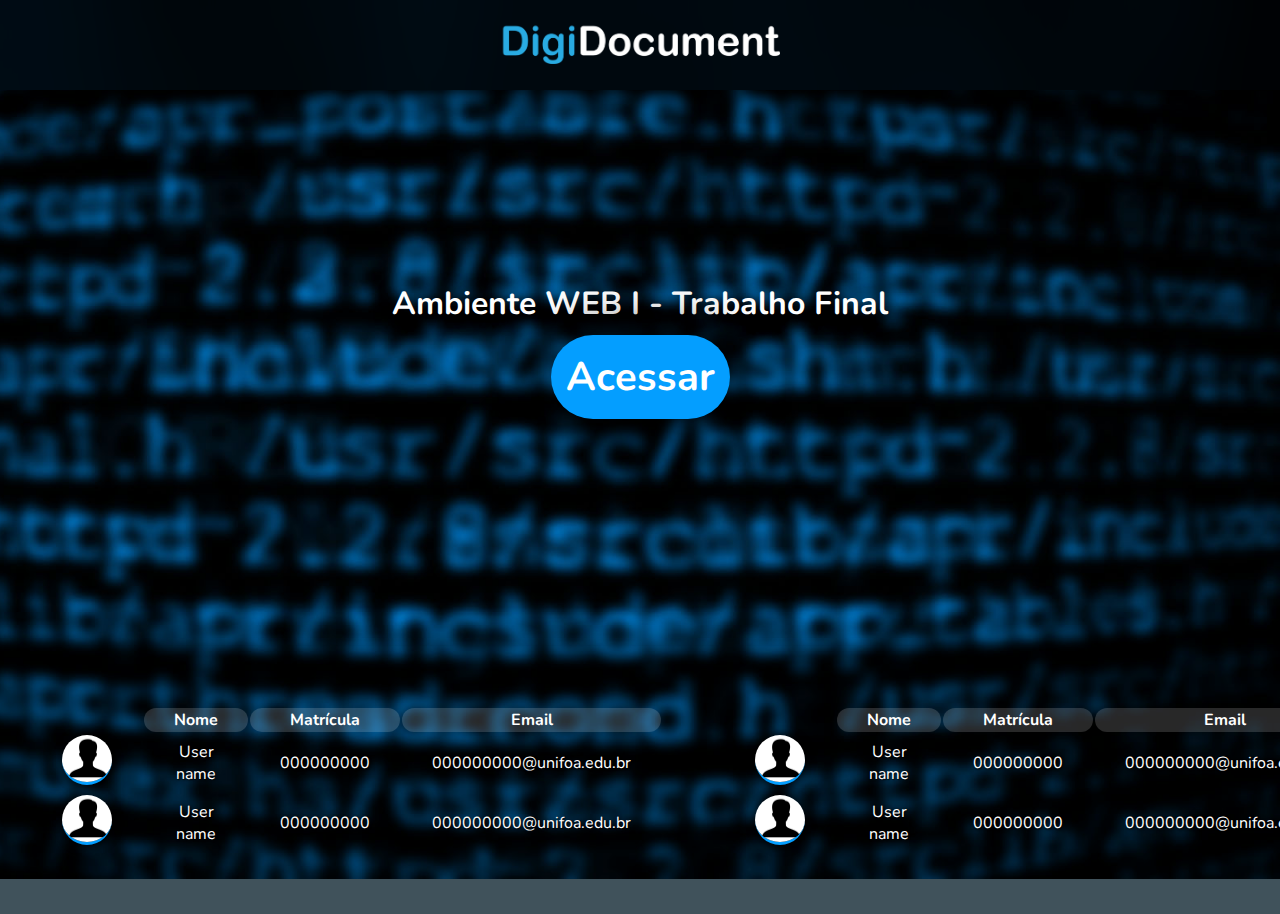
<file: index.html>
<!DOCTYPE html>
<html lang="pt-br">
<head>
    <meta charset="UTF-8">
    <meta http-equiv="X-UA-Compatible" content="IE=edge">
    <meta name="viewport" content="width=device-width, initial-scale=1.0">
    <link href="css/style.css" type="text/css" rel="stylesheet">
    <link href="https://fonts.googleapis.com/css2?family=Nunito:wght@300&display=swap" rel="stylesheet">
    <link rel="icon" href="IMG/icons/logo3.png">

    <title>DigiDocuments</title>

</head>
<body>
    
    <div class="container-1">

        
        
        <header>
            <div class="menu">
                
                    <img src="IMG/LOGOTXT.png">
                
                <!--<div class="content-menu">
                    <a href="Page1.html" id="home" class="option">Home</a>
                    <a href="Document.html" class="option" id="select">Digitalização de Documentos</a>
                    <a href="AEletronica.html" class="option">Assinatura Eletrônica</a>
                    <a href="#" class="option">Certificação</a>
                    </div>-->
            </div>
        </header>
    
        <section>
            
            <div class="centro">
                <div class="conteudo">
                    <h1>Ambiente WEB I - Trabalho Final</h1>
                    
                    <a href="DigiDocumento.html" class="acessar">
                        <div class="botao">
                            <p><strong>Acessar</strong></p>
                        </div><!--botao-->
                    </a>


                </div><!--conteudo--->
            </div><!--centro-->

        </section>

        <footer>

            <div class="copyright">
                <table>
                    <tr>
                        <th id="foto">Foto</th>
                        <th>Nome</th>
                        <th>Matrícula</th>
                        <th>Email</th>
                    </tr>

                    <tr>
                        <td>
                            <img class="perfil" src="IMG/icons/user.png" width="50px" height="50px"/>
                        </td>
                        <td>User name</td>
                        <td>000000000</td>
                        <td>000000000@unifoa.edu.br</td>
                    </tr>

                    <tr>
                        <td>
                            <img class="perfil" src="IMG/icons/user.png" width="50px" height="50px"/>
                        </td>
                        <td>User name</td>
                        <td>000000000</td>
                        <td>000000000@unifoa.edu.br</td>
                    </tr>
                </table>
            </div>

            <div class="copyright">
                <table>
                    <tr>
                        <th id="foto">Foto</th>
                        <th>Nome</th>
                        <th>Matrícula</th>
                        <th>Email</th>
                    </tr>

                    <tr>
                        <td>
                            <img class="perfil" src="IMG/icons/user.png" width="50px" height="50px"/>
                        </td>
                        <td>User name</td>
                        <td>000000000</td>
                        <td>000000000@unifoa.edu.br</td>
                    </tr>

                    <tr>
                        <td>
                            <img class="perfil" src="IMG/icons/user.png" width="50px" height="50px"/>
                        </td>
                        <td>User name</td>
                        <td>000000000</td>
                        <td>000000000@unifoa.edu.br</td>
                    </tr>
                </table>
            </div>

        </footer>

        

        
    
    </div>
</body>
</html>
</file>
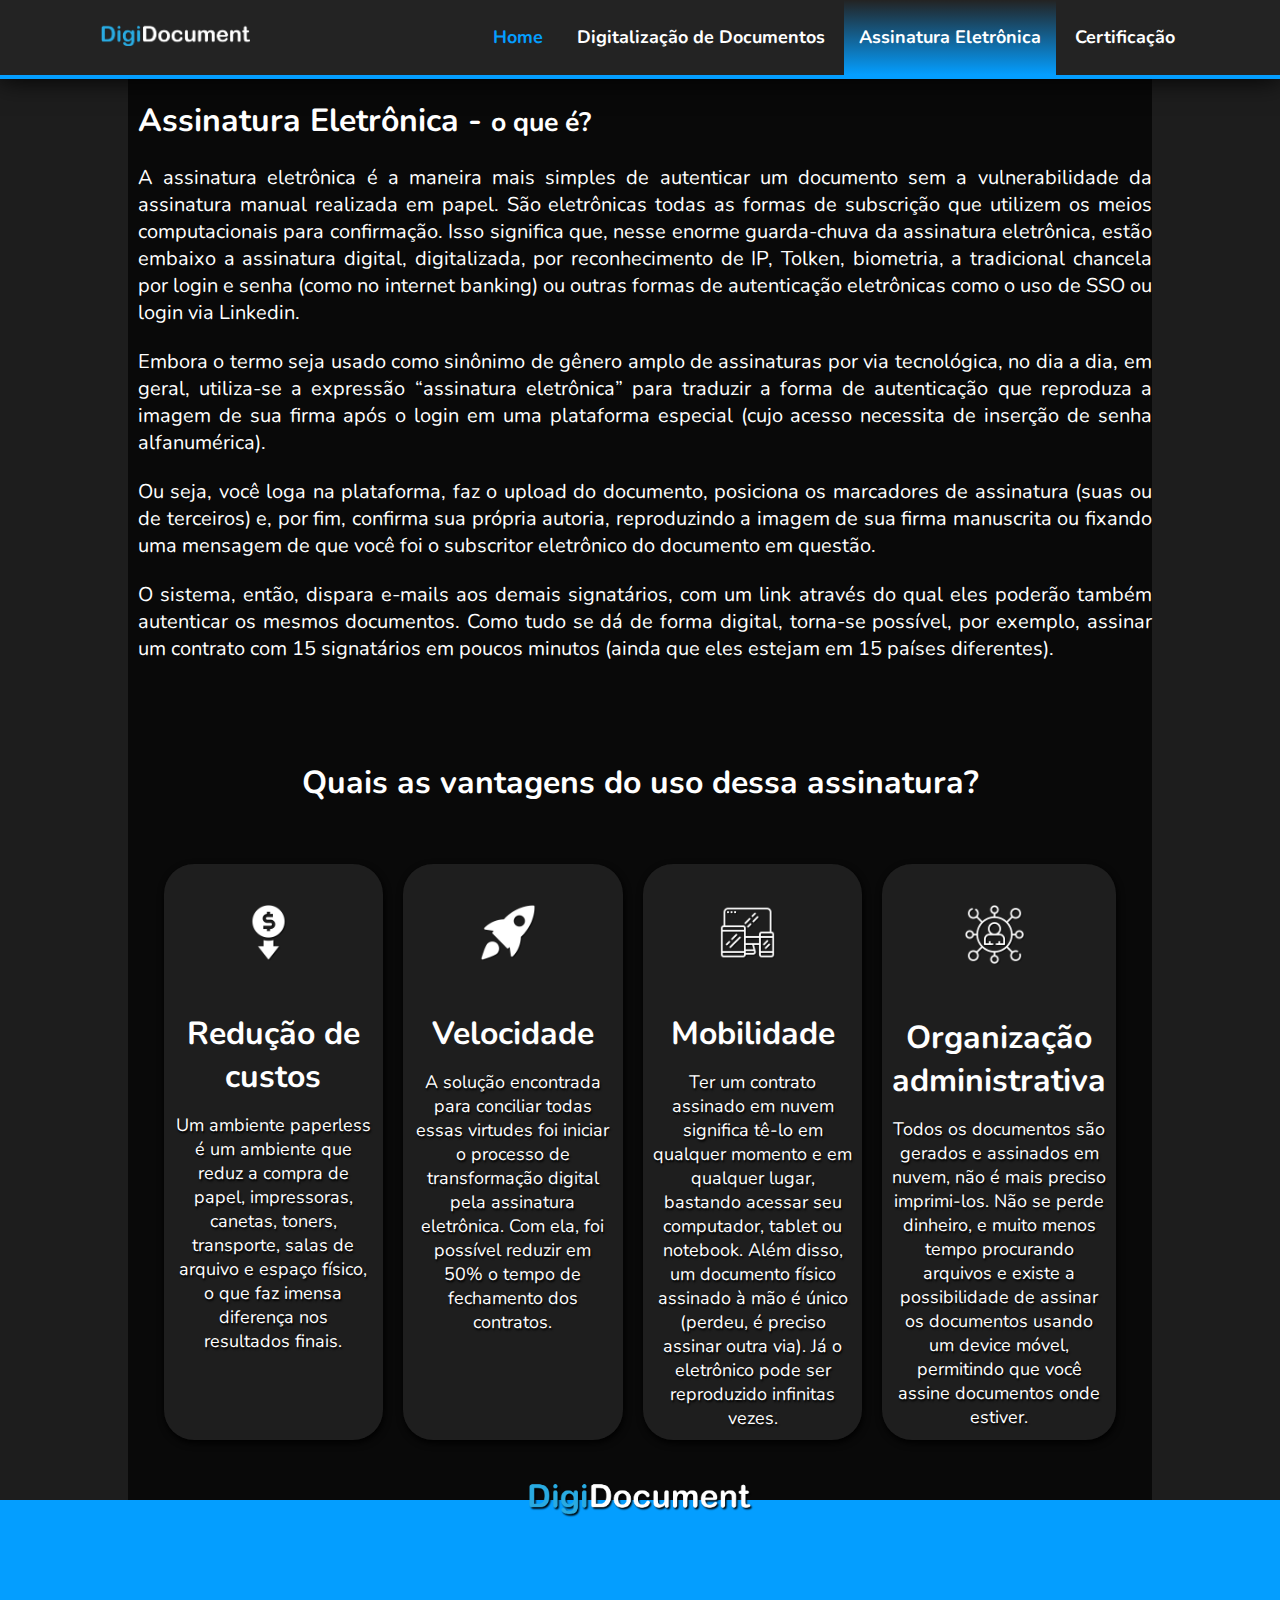
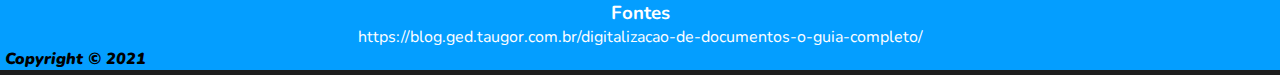
<file: Assinatura.html>
<!DOCTYPE html>
<html lang="pt-br">
<head>
    <meta charset="UTF-8">
    <meta http-equiv="X-UA-Compatible" content="IE=edge">
    <meta name="viewport" content="width=device-width, initial-scale=1">
    <link href="css/styleassinatura.css" type="text/css" rel="stylesheet">
    <link href="https://fonts.googleapis.com/css2?family=Nunito:wght@300&display=swap" rel="stylesheet">
    <link rel="icon" href="IMG/icons/logo3.png">

    <title>DigiDocuments</title>

</head>
<body>
    <header>
        <div class="menu">

            <img src="IMG/LOGOTXT.png">

            <div class="content-menu">
                <a href="index.html" id="home" class="option">Home</a>
                <a href="DigiDocumento.html" class="option">Digitalização de Documentos</a>
                <a href="Assinatura.html" class="option" id="select">Assinatura Eletrônica</a>
                <a href="Certificacao.html" class="option">Certificação</a>
            </div>
        </div>
    </header>
    <div class="container-1">

        

        <div class="section">
            <div class="texto">
                <h1>Assinatura Eletrônica - <small>o que é?</small></h1><br>

                <p>A assinatura eletrônica é a maneira mais simples de autenticar um documento sem a vulnerabilidade da assinatura manual realizada em papel. São eletrônicas todas as formas de subscrição que utilizem os meios computacionais para confirmação.

                    Isso significa que, nesse enorme guarda-chuva da assinatura eletrônica, estão embaixo a assinatura digital, digitalizada, por reconhecimento de IP, Tolken, biometria, a tradicional chancela por login e senha (como no internet banking) ou outras formas de autenticação eletrônicas como o uso de SSO ou login via Linkedin.</p>
                <br>
    
                <p>Embora o termo seja usado como sinônimo de gênero amplo de assinaturas por via tecnológica, no dia a dia, em geral, utiliza-se a expressão “assinatura eletrônica” para traduzir a forma de autenticação que reproduza a imagem de sua firma após o login em uma plataforma especial (cujo acesso necessita de inserção de senha alfanumérica).</p>
                <br>
    
                <p>Ou seja, você loga na plataforma, faz o upload do documento, posiciona os marcadores de assinatura (suas ou de terceiros) e, por fim, confirma sua própria autoria, reproduzindo a imagem de sua firma manuscrita ou fixando uma mensagem de que você foi o subscritor eletrônico do documento em questão.</p>
                <br>

                <p>O sistema, então, dispara e-mails aos demais signatários, com um link através do qual eles poderão também autenticar os mesmos documentos. Como tudo se dá de forma digital, torna-se possível, por exemplo, assinar um contrato com 15 signatários em poucos minutos (ainda que eles estejam em 15 países diferentes).</p>
                <br>
            </div>

            <div class="image-texto">
                <img src="IMG/bannerAss.png">
            </div>

        </div>

        <div class="section-title">
            
            <div class="title">
                <h1>Quais as vantagens do uso dessa assinatura?</h1>
        </div>

        <div class="section-2">

            <div class="blocos">
                
                <div class="box">
                    <div class="image-box">
                        <img src="IMG/icons/custo.png">
                    </div>

                    <div class="text-box">
                        <h1>Redução de custos</h1>

                        <p>Um ambiente paperless é um ambiente que reduz a compra de papel, impressoras, canetas, toners, transporte, salas de arquivo e espaço físico, o que faz imensa diferença nos resultados finais.</p>
                    </div>
                </div>

                <div class="box">
                    <div class="image-box">
                        <img src="IMG/icons/rocket.png">
                    </div>

                    <div class="text-box">
                        <h1>Velocidade</h1>

                        <p>A solução encontrada para conciliar todas essas virtudes foi iniciar o processo de transformação digital pela assinatura eletrônica. Com ela, foi possível reduzir em 50% o tempo de fechamento dos contratos.</p>
                    </div>
                </div>

                <div class="box">
                    <div class="image-box">
                        <img src="IMG/icons/mobilidade.png">
                    </div>

                    <div class="text-box">
                        <h1>Mobilidade</h1>

                        <p>Ter um contrato assinado em nuvem significa tê-lo em qualquer momento e em qualquer lugar, bastando acessar seu computador, tablet ou notebook. Além disso, um documento físico assinado à mão é único (perdeu, é preciso assinar outra via). Já o eletrônico pode ser reproduzido infinitas vezes.</p>
                    </div>
                </div>

                <div class="box">
                    <div class="image-box">
                        <img src="IMG/icons/organizacao.png">
                    </div>

                    <div class="text-box">
                        <h1>Organização administrativa</h1>

                        <p>Todos os documentos são gerados e assinados em nuvem, não é mais preciso imprimi-los. Não se perde dinheiro, e muito menos tempo procurando arquivos e existe a possibilidade de assinar os documentos usando um device móvel, permitindo que você assine documentos onde estiver.</p>
                    </div>
                </div>

            </div>

        </div>

        
        </div>
    </div>
    <footer>
        <div class="footer">
            <img src="IMG/LOGOFC².png">
        </div>

        <div class="fonte" style="text-align: center;">
            <h3>Fontes</h3>
            <p>https://blog.ged.taugor.com.br/digitalizacao-de-documentos-o-guia-completo/</p>
        </div>

        <div class="copyright">
            <span>Copyright © 2021</span>
        </div>
    </footer>
</body>
</html>
</file>
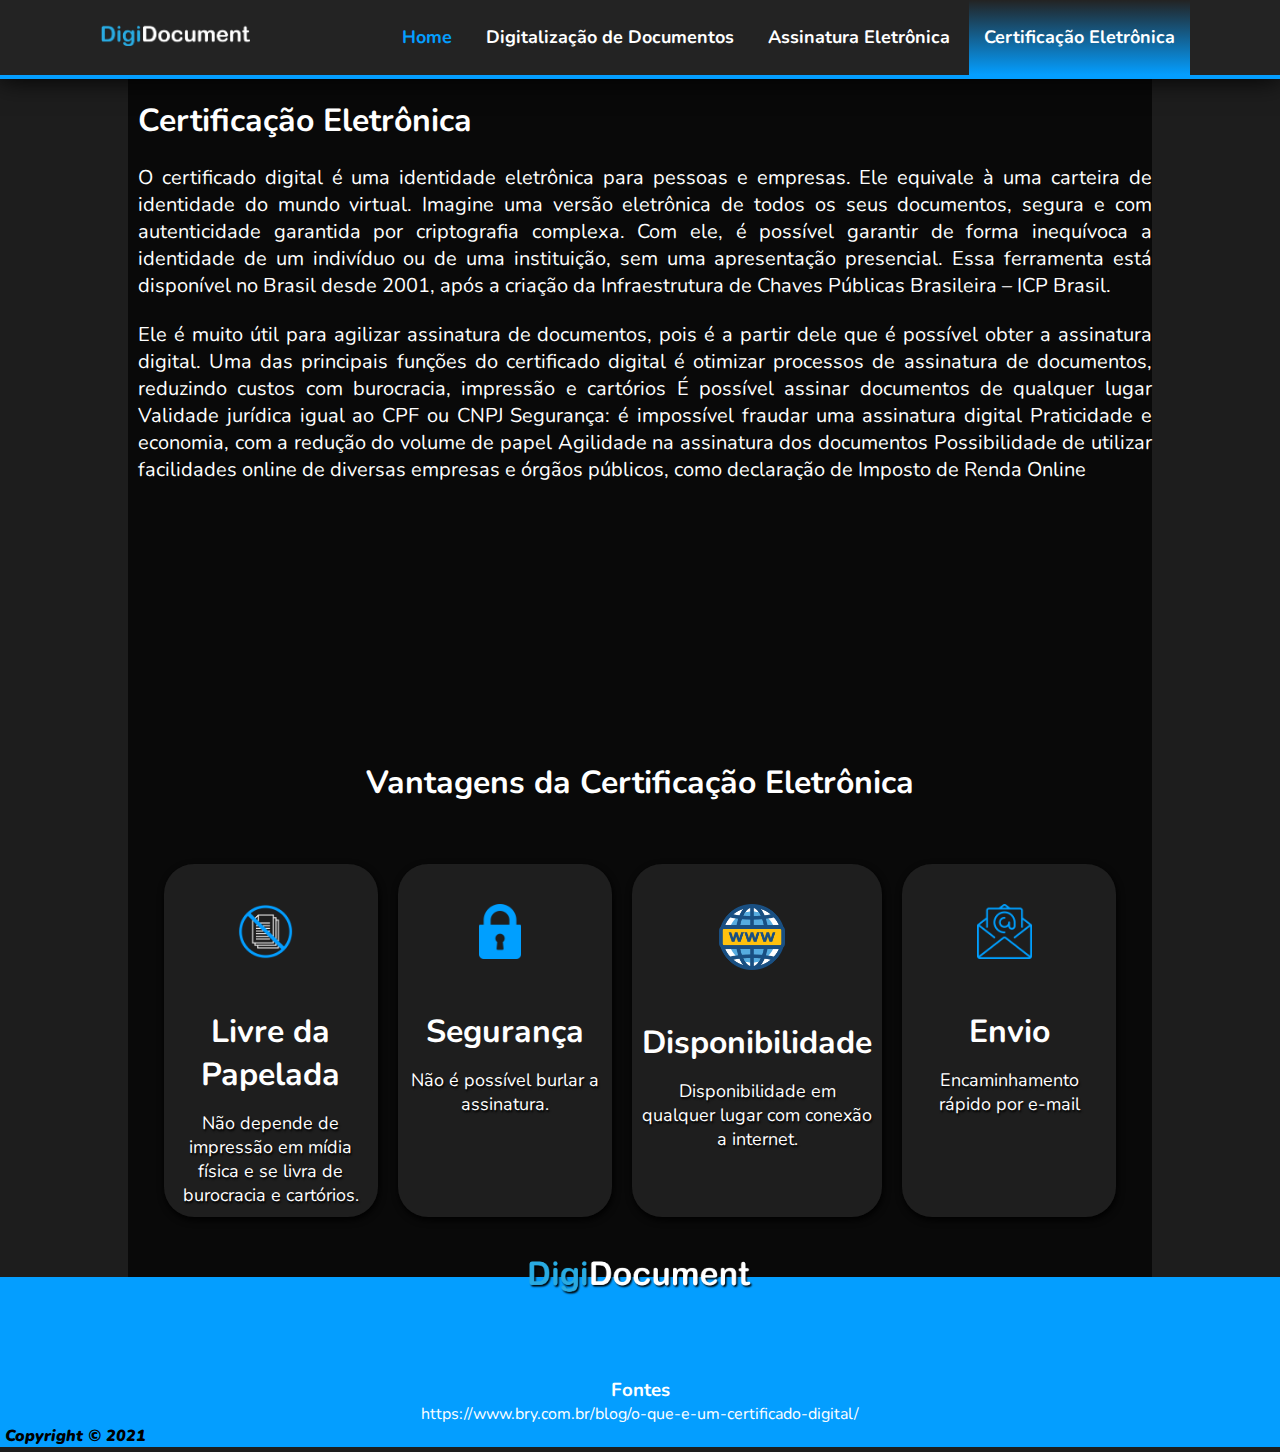
<file: Certificacao.html>
<!DOCTYPE html>
<html lang="pt-br">
<head>
    <meta charset="UTF-8">
    <meta http-equiv="X-UA-Compatible" content="IE=edge">
    <meta name="viewport" content="width=device-width, initial-scale=1">
    <link href="css/stylecertificacoa.css" type="text/css" rel="stylesheet">
    <link href="https://fonts.googleapis.com/css2?family=Nunito:wght@300&display=swap" rel="stylesheet">
    <link rel="icon" href="IMG/icons/logo3.png">

    <title>DigiDocuments</title>

</head>
<body>
    <header>
        <div class="menu">

            <img src="IMG/LOGOTXT.png">

            <div class="content-menu">
                <a href="index.html" id="home" class="option">Home</a>
                <a href="DigiDocumento.html" class="option">Digitalização de Documentos</a>
                <a href="Assinatura.html" class="option">Assinatura Eletrônica</a>
                <a href="Certificacao.html" class="option" id="select">Certificação Eletrônica</a>
            </div>
        </div>
    </header>
    <div class="container-1">

        

        <div class="section">
            <div class="texto">
                <h1>Certificação Eletrônica</h1><br>

                <p>O certificado digital é uma identidade eletrônica para pessoas e empresas. Ele equivale à uma carteira de identidade do mundo virtual. Imagine uma versão eletrônica de todos os seus documentos, segura e com autenticidade garantida por criptografia complexa. Com ele, é possível garantir de forma inequívoca a identidade de um indivíduo ou de uma instituição, sem uma apresentação presencial. Essa ferramenta está disponível no Brasil desde 2001, após a criação da Infraestrutura de Chaves Públicas Brasileira – ICP Brasil.</p>
                <br>

                <p>Ele é muito útil para agilizar assinatura de documentos, pois é a partir dele que é possível obter a assinatura digital.
                    Uma das principais funções do certificado digital  é otimizar processos de assinatura de documentos, reduzindo custos com burocracia, impressão e cartórios
                    É possível assinar documentos de qualquer lugar
                    Validade jurídica igual ao CPF ou CNPJ
                    Segurança: é impossível fraudar uma assinatura digital
                    Praticidade e economia, com a redução do volume de papel
                    Agilidade na assinatura dos documentos
                    Possibilidade de utilizar facilidades online de diversas empresas e órgãos públicos, como declaração de Imposto de Renda Online</p>
            </div>

            <div class="image-texto">
                <img src="IMG/bannerCert.png">
            </div>

        </div>

        <div class="section-title">
            
            <div class="title">
                <h1>Vantagens da Certificação Eletrônica</h1>
        </div>

        <div class="section-2">

            <div class="blocos">
                
                <div class="box">
                    <div class="image-box">
                        <img src="IMG/icons/documents.png">
                    </div>

                    <div class="text-box">
                        <h1>Livre da Papelada</h1>

                        <p>Não depende de impressão em mídia física e se livra de burocracia e cartórios.</p>
                    </div>
                </div>

                <div class="box">
                    <div class="image-box">
                        <img src="IMG/icons/lock.png">
                    </div>

                    <div class="text-box">
                        <h1>Segurança</h1>

                        <p>Não é possível burlar a assinatura.</p>
                    </div>
                </div>

                <div class="box">
                    <div class="image-box">
                        <img src="IMG/icons/internet2.png">
                    </div>

                    <div class="text-box">
                        <h1>Disponibilidade</h1>

                        <p>Disponibilidade em qualquer lugar com conexão a internet.</p>
                    </div>
                </div>

                <div class="box">
                    <div class="image-box">
                        <img src="IMG/icons/email.png">
                    </div>

                    <div class="text-box">
                        <h1>Envio</h1>

                        <p>Encaminhamento rápido por e-mail</p>
                    </div>
                </div>

            </div>

        </div>

        
        </div>
    </div>
    <footer>
        <div class="footer">
            <img src="IMG/LOGOFC².png">

            
        </div>

        <div class="fonte" style="text-align: center;">
            <h3>Fontes</h3>
            <p>https://www.bry.com.br/blog/o-que-e-um-certificado-digital/</p>
        </div>

        <div class="copyright">
            <span>Copyright © 2021</span>
        </div>
    </footer>
</body>
</html>
</file>
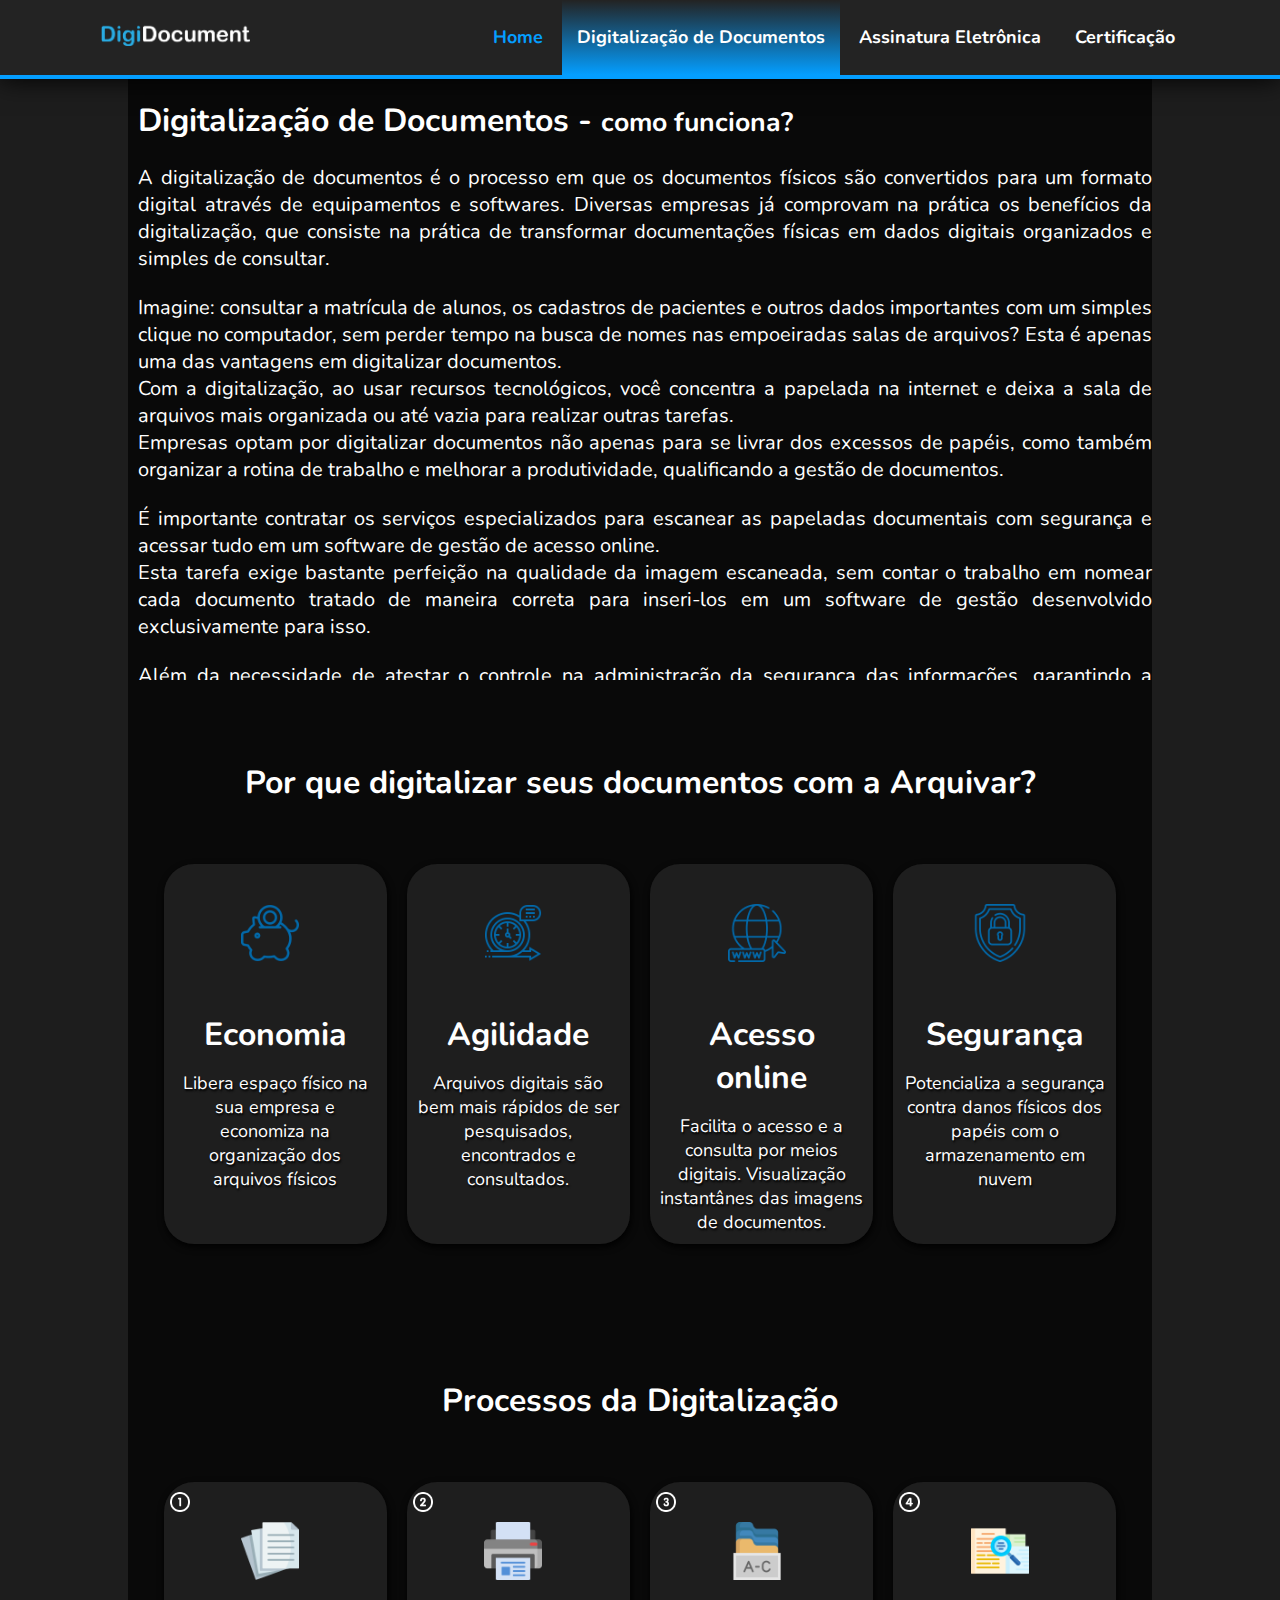
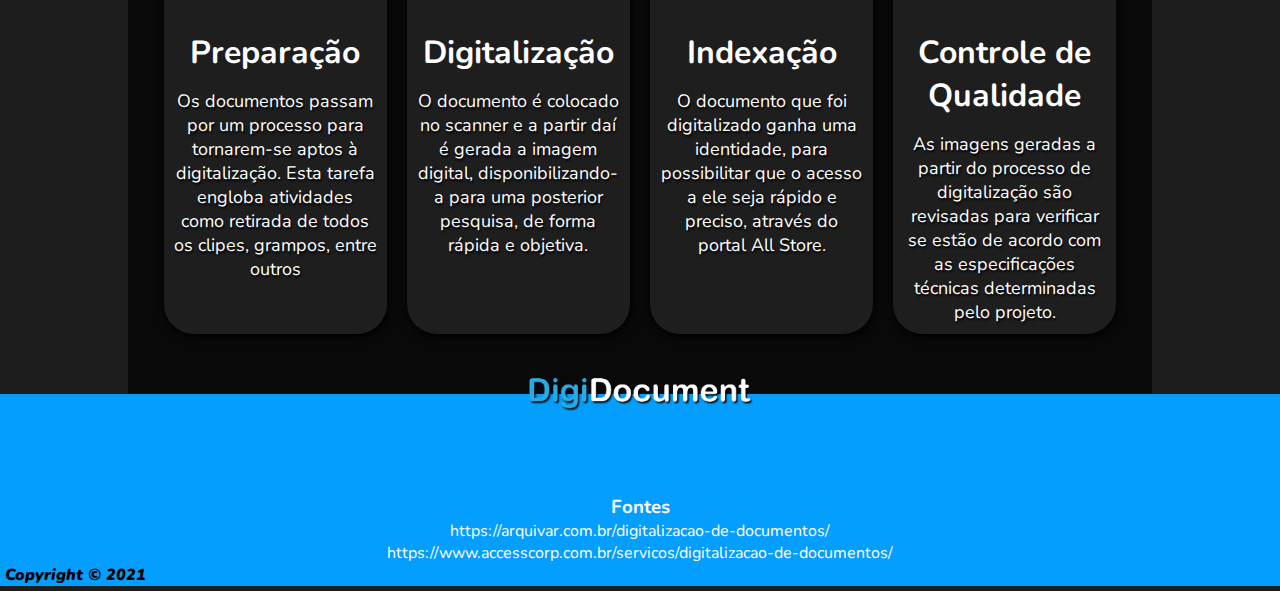
<file: DigiDocumento.html>
<!DOCTYPE html>
<html lang="pt-br">
<head>
    <meta charset="UTF-8">
    <meta http-equiv="X-UA-Compatible" content="IE=edge">
    <meta name="viewport" content="width=device-width, initial-scale=1.0, maximum-scale=1.0" >
    <link href="css/styleDigidocumento.css" type="text/css" rel="stylesheet">
    <link href="https://fonts.googleapis.com/css2?family=Nunito:wght@300&display=swap" rel="stylesheet">
    <link rel="icon" href="IMG/icons/logo3.png">

    <title>DigiDocument's</title>

</head>
<body>

    <header>
       <div class="menu">          
                <img src="IMG/LOGOTXT.png">  
            <div class="content-menu">
                <a href="index.html" id="home" class="option">Home</a>
                <a href="DigiDocumento.html" class="option" id="select">Digitalização de Documentos</a>
                <a href="Assinatura.html" class="option">Assinatura Eletrônica</a>
                <a href="Certificacao.html" class="option">Certificação</a>
            </div><!--content-menu-->
        </div><!--menu-->
    </header>


    <div class="container-1">
        
        <div class="section">
                <div class="texto">
                    <h1>Digitalização de Documentos - <small>como funciona?</small></h1>
                    <br>

                    <p>A digitalização de documentos é o processo em que os documentos físicos são convertidos para um formato digital através de equipamentos e softwares.

                    Diversas empresas já comprovam na prática os benefícios da digitalização, que consiste na prática de transformar documentações físicas em dados digitais organizados e simples de consultar.</p>
                    <br>
        
                    <p>Imagine: consultar a matrícula de alunos, os cadastros de pacientes e outros dados importantes com um simples clique no computador, sem perder tempo na busca de nomes nas empoeiradas salas de arquivos? Esta é apenas uma das vantagens em digitalizar documentos.</p>
        
                    <p>Com a digitalização, ao usar recursos tecnológicos, você concentra a papelada na internet e deixa a sala de arquivos mais organizada ou até vazia para realizar outras tarefas.</p>

                    <p>Empresas optam por digitalizar documentos não apenas para se livrar dos excessos de papéis, como também organizar a rotina de trabalho e melhorar a produtividade, qualificando a gestão de documentos.</p>
                    <br>

                    <p>É importante contratar os serviços especializados para escanear as papeladas documentais com segurança e acessar tudo em um software de gestão de acesso online.</p>
                    

                    <p>Esta tarefa exige bastante perfeição na qualidade da imagem escaneada, sem contar o trabalho em nomear cada documento tratado de maneira correta para inseri-los em um software de gestão desenvolvido exclusivamente para isso.</p>
                    <br/>

                    <p>Além da necessidade de atestar o controle na administração da segurança das informações, garantindo a confidencialidade dos dados. Fora o investimento em segurança para as informações não surgirem nas mãos de pessoas desautorizadas.

                    Digitalizar documentos parece algo complicado, não é mesmo? Por este motivo contratar especialistas em gestão de documentos é a maneira mais segura de fazer esta gestão.</p>
                    <br/>
                    <br/>

                    <h3>Utilizamos no processo de digitalização várias tecnologias:</h3>
                
                    <ul>
                        <li>Uso de assinatura digital pardão ICP-Brasil;</li>
                        <li>Reconhecimento de caracteres a partir de um arquivo de imagem;</li>
                        <li>Reconhecimento de caracteres manuscritos;</li>
                        <li>Reconhecimento de marcas;</li>
                        <li>Converção de informações contidas em um código de barras;</li>
                        <li>Entrada Manual de dados.</li>
                    </ul>
                </div><!--texto-->

                <div class="image-texto">
                    <img src="IMG/bannerDocument.png">
                </div><!--imagetexto-->

        </div><!--section-->




        <div class="section-title">
            
                <div class="title">
                    <h1>Por que digitalizar seus documentos com a Arquivar?</h1>
                </div><!--title-->
           
        </div><!--section-title-->


        
        <div class="section-2">

            <div class="blocos">
                
                <div class="box">
                    <div class="image-box">
                        <img src="IMG/icons/economy.png">
                    </div><!--iamgebox-->

                    <div class="text-box">
                        <h1>Economia</h1>

                        <p>Libera espaço físico na sua empresa e economiza na organização dos arquivos físicos</p>
                    </div><!--textbox-->

                </div><!--box-->

                <div class="box">
                    <div class="image-box">
                        <img src="IMG/icons/agile.png">
                    </div><!--imagebox-->

                    <div class="text-box">
                        <h1>Agilidade</h1>

                        <p>Arquivos digitais são bem mais rápidos de ser pesquisados, encontrados e consultados.</p>
                    </div><!--textbox-->

                </div><!--box-->

                <div class="box">
                    <div class="image-box">
                        <img src="IMG/icons/internet.png">
                    </div><!--imagebox-->

                    <div class="text-box">
                        <h1>Acesso online</h1>

                        <p>Facilita o acesso e a consulta por meios digitais. Visualização instantânes das imagens de documentos.</p>
                    </div><!--textbox-->

                </div><!--box-->

                <div class="box">
                    <div class="image-box">
                        <img src="IMG/icons/security.png">
                    </div><!--box-->

                    <div class="text-box">
                        <h1>Segurança</h1>

                        <p>Potencializa a segurança contra danos físicos dos papéis com o armazenamento em nuvem</p>
                    </div><!--text-box-->

                </div><!--box-->

            </div><!--blocos-->

        </div><!--section2-->


        <div class="section-title">
            
            <div class="title">
                <h1>Processos da Digitalização</h1>
            </div><!--title-->
       
        </div><!--section-title-->

        <div class="section-2">

            <div class="blocos">

                
                <div class="box">

                    <div class="icones">
                        <img src="IMG/icons/number1.png">
                    </div><!--icones-->
                    
                    <div class="image-box">
                        <img src="IMG/icons/paper.png">
                    </div><!--imagebox-->

                    <div class="text-box">
                        <h1>Preparação</h1>

                        <p>Os documentos passam por um processo para tornarem-se aptos à digitalização. Esta tarefa engloba atividades como retirada de todos os clipes, grampos, entre outros</p>
                    </div><!--textbox-->

                </div><!--box-->

                <div class="box">

                    <div class="icones">
                        <img src="IMG/icons/number2.png">
                    </div><!--icones-->

                    <div class="image-box">
                        <img src="IMG/icons/printer.png">
                    </div><!--imagebox-->

                    <div class="text-box">
                        <h1>Digitalização</h1>

                        <p>O documento é colocado no scanner e a partir daí é gerada a imagem digital, disponibilizando-a para uma posterior pesquisa, de forma rápida e objetiva.</p>
                    </div><!--textbox-->

                </div><!--box-->

                <div class="box">

                    <div class="icones">
                        <img src="IMG/icons/number3.png">
                    </div><!--icones-->

                    <div class="image-box">
                        <img src="IMG/icons/index.png">
                    </div><!--imagebox-->

                    <div class="text-box">
                        <h1>Indexação</h1>

                        <p>O documento que foi digitalizado ganha uma identidade, para possibilitar que o acesso a ele seja rápido e preciso, através do portal All Store.</p>
                    </div><!--textbox-->
                </div><!--box-->

                <div class="box">

                    <div class="icones">
                        <img src="IMG/icons/number4.png">
                    </div><!--icones-->

                    <div class="image-box">
                        <img src="IMG/icons/audit.png">
                    </div><!--imagebox-->

                    <div class="text-box">
                        <h1>Controle de Qualidade</h1>

                        <p>As imagens geradas a partir do processo de digitalização são revisadas para verificar se estão de acordo com as especificações técnicas determinadas pelo projeto.</p>
                    </div><!--textbox-->
                    
                </div><!--box-->

            </div><!--blocos-->

        </div><!--senction2-->

    </div><!--container-1-->

    <footer>
        <div class="footer">

            <img src="IMG/LOGOFC².png">

        </div>

        <div class="fonte">
            <h3>Fontes</h3>
            <p>https://arquivar.com.br/digitalizacao-de-documentos/ <br>
                https://www.accesscorp.com.br/servicos/digitalizacao-de-documentos/</p>
        </div>

        <div class="copyright">
            <span>Copyright © 2021</span>
        </div>
    </footer>
</body>
</html>
</file>
<file: css/style.css>
*{
    margin: 0;
    padding: 0;
    font-family: 'Nunito', sans-serif;
    color: white;
    box-sizing: border-box;
}

body::-webkit-scrollbar {width: 12px;}
body::-webkit-scrollbar-track {background: rgb(255, 255, 255);}
body::-webkit-scrollbar-thumb {background-color: rgb(100, 100, 100); border-radius: 20px;}

body{
    background-image: url('../IMG/bannerhome.jpg');
    background-repeat: no-repeat;
    background-size: cover ;
    background-position: 100%;
    background-color: rgb(87, 110, 122);
    
}
  

                                               /*  FORMATAÇÃO MENU   */



.container-1{
    
}

.menu img{
    width: 300px;
    text-align: center;
    padding: 10px 10px;
}

.menu{
    padding: 10px;
    background: rgba(0, 0, 0, 0.253);
    backdrop-filter: blur( 50px );
    -webkit-backdrop-filter: blur( 2.5px );

    text-align: center;
    box-shadow: 0px 5px 30px rgba(0, 0, 0, 0.72);
}
.logo{padding: 10px 0px;}


#home{background-color:rgb(28, 119, 223); box-shadow: 1px 2px 5px rgb(0, 0, 0,0.5);}
#home:hover{background-color: white; color: black}

.content-menu{
    display: inline-block;
    float: right;
    margin-right: 5%;
    margin-top: -5px;
}







section{
    display: block;
}

.conteudo{
    width: 70%;
    margin: 15% auto;
    text-align: center;
    font-family: Arial, Helvetica, sans-serif;
    
}

h1{
    text-shadow: 1px 1px 20px black;
}

.acessar{
    display: inline-block;
    transition: all 0.1s;
    background-color: rgb(4,158,255);
    border-radius: 50px;
    padding: 15px;
    margin-top: 10px;
    box-shadow: 1px 1px 50px black;
    text-decoration: none;
}


.acessar:hover{
    transition: all 0.5s;
    transform: scale(1.1,1.1)
}
.botao p{
    font-size: 40px;
}

section{

}


footer{
    background: rgba(0, 0, 0, 0.253);


    position: relative;
    top: 35px;
    box-shadow: 0px 5px 30px rgba(0, 0, 0, 0.74);
    display: flex;
}

.copyright{
    width: 70%;
    margin: 30px auto;
}

.perfil{
    border-radius: 50px;
    width: 50px;
    box-shadow: 1px 1px 10px black ;
    border-bottom: 3px solid rgb(4,158,255);
}

table{
    
    margin: 0 auto;
    padding: 30px
}

td{
    padding: 5px;
    text-shadow: 1px 1px 2px black;
    text-align: center;
    
}

th{
    border-radius: 15px;
    background-color: rgba(255, 255, 255, 0.158);   
}
td, th{
    padding: 1px 30px;
}

#foto{
    color: rgba(255, 255, 255, 0);
    background-color: rgba(0, 0, 0, 0);
}
</file>
<file: css/styleassinatura.css>
*{
    margin: 0;
    padding: 0;
    font-family: 'Nunito', sans-serif;
    color: white;
}

body{
    background-color: rgb(29,29,29);
}


       /*  FORMATAÇÃO MENU   */

.menu{
    background: rgb(35, 35, 35);

    border-bottom: 4px solid rgb(4,158,255);
    box-shadow: 0px 0px 25px rgb(0, 0, 0);
    height: 75px;
}

.menu img{
    width: 150px;
    text-align: center;
    padding: 23px 10px;
    margin-left: 7%;
}

#home{color: rgb(4,158,255);}
#home:hover{background-color: white; color: rgb(39,39,39);}


.content-menu{
    display: inline-block;
    float: right;
    font-weight: bold;
    margin-right: 7%;
    
}

.option{
        padding: 25.4px 15px;
        font-size: 18px;
        text-decoration: none;
        display: inline-block;
}
.option:hover{
    background-color: white;
    color: rgb(39,39,39);
    transition: 0.5s;
}

#select{
    background-image: linear-gradient(to top, rgb(4,158,255), rgba(0, 0, 0, 0));
}
#select:hover{
    color: rgb(56, 56, 56);
}





                                                        /*FORMATAÇÃO CONTEÚDO*/

div.container-1{
    width: 80%;
    margin: 0 auto;
    background-color: rgba(0, 0, 0, 0.685);
}

div.section{
    display: inline-block;
    width: 100%;
}

div.image-texto img{
    max-width: 540px;
    float: right;
}

.texto{
    padding: 2%;
    width: 55%;
    float: left;
    height: 560px;
    overflow: auto;

}

ul{
    padding: 25px;
    line-height: 30px;
    font-size: 18px;
}

    @media (max-width: 1680px){
        .texto{
            width: 99%;
            float: none;
            padding-left: 10px;

        }
        .image-texto img{
            display: none;
        }
    }


/*FORMATAÇÃO SCROLLBAR*/
.texto::-webkit-scrollbar {width: 12px; }
.texto::-webkit-scrollbar-track {background: rgba(255, 255, 255, 0); }
.texto::-webkit-scrollbar-thumb {background-color: rgba(255, 255, 255, 0.233); border-radius: 20px; }
  




                                                /*FORMATAÇÃO TEXTO*/

.texto p{
    font-size: 20px;
    text-align: justify;
}

        /*VANTAGENS*/
.title{
    text-align: center;
    margin-top: 75px;}





                                            /*FORMATAÇÃO SECTION BLOCOS*/

div.section-2{
    width: 95%;
    margin: 0 auto;
    border-radius: 30px;
}

div.blocos{
    display:flex;
    padding: 30px 0;

}




                                                /*FORMATAÇÃO BOX*/
div.box{
    background-color: rgba(56, 56, 56, 0.445);
    border-radius: 30px;
    padding: 10px;
    margin: 30px 10px;
    width: 30%;
    text-align: center;
    box-shadow: 1px 3px 7px black;
}



                                            /*FORMATAÇÃO IMAGE-BOX*/
div.image-box{
    margin: 30px 0;
    transition: all 0.5s;
    padding-right: 10px
}
div.image-box img{
    width: 30%;
}
div.image-box:hover{
    transform: translateY(-10px);
    transition: all 0.5s;
}

.icones img{
    float: left;
    width: 10%;
    margin-left: -4px;
}




                                            /*FORMATAÇÃO TEXT-BOX*/

div.text-box p{
    text-shadow: 1px 2px 2px black;
    font-size: 18px
}

.text-box h1{
    padding: 15px 0px;
}



                                            /*FORMATAÇÃO FOOTER*/

footer{
    background-color: rgb(4,158,255);
}

div.footer{
    
    height: 100px;
    text-align: center;
}
div.footer img{
    width: 250px;
    position: relative;
    bottom: 32px;
}

.copyright span{
    padding:5px;
    color: black;
    font-weight: 900;
    font-style: italic;
}

.fonte{
    text-align: center;
}
</file>
<file: css/stylecertificacoa.css>
*{
    margin: 0;
    padding: 0;
    font-family: 'Nunito', sans-serif;
    color: white;
}

body{
    background-color: rgb(29,29,29);
}


       /*  FORMATAÇÃO MENU   */

.menu{
    background: rgb(35, 35, 35);

    border-bottom: 4px solid rgb(4,158,255);
    box-shadow: 0px 0px 25px rgb(0, 0, 0);
    height: 75px;
}

.menu img{
    width: 150px;
    text-align: center;
    padding: 23px 10px;
    margin-left: 7%;
}

#home{color: rgb(4,158,255);}
#home:hover{background-color: white; color: rgb(39,39,39);}


.content-menu{
    display: inline-block;
    float: right;
    font-weight: bold;
    margin-right: 7%;
    
}

.option{
        padding: 25.4px 15px;
        font-size: 18px;
        text-decoration: none;
        display: inline-block;
}
.option:hover{
    background-color: white;
    color: rgb(39,39,39);
    transition: 0.5s;
}

#select{
    background-image: linear-gradient(to top, rgb(4,158,255), rgba(0, 0, 0, 0));
}
#select:hover{
    color: rgb(56, 56, 56);
}





                                                        /*FORMATAÇÃO CONTEÚDO*/

div.container-1{
    width: 80%;
    margin: 0 auto;
    background-color: rgba(0, 0, 0, 0.685);
}

div.section{
    display: inline-block;
    width: 100%;
}

div.image-texto img{
    max-width: 540px;
    float: right;
}

.texto{
    padding: 2%;
    width: 55%;
    float: left;
    height: 560px;
    overflow: auto;

}

ul{
    padding: 25px;
    line-height: 30px;
    font-size: 18px;
}

    @media (max-width: 1680px){
        .texto{
            width: 99%;
            float: none;
            padding-left: 10px;

        }
        .image-texto img{
            display: none;
        }
    }


/*FORMATAÇÃO SCROLLBAR*/
.texto::-webkit-scrollbar {width: 12px; }
.texto::-webkit-scrollbar-track {background: rgba(255, 255, 255, 0); }
.texto::-webkit-scrollbar-thumb {background-color: rgba(255, 255, 255, 0.233); border-radius: 20px; }
  




                                                /*FORMATAÇÃO TEXTO*/

.texto p{
    font-size: 20px;
    text-align: justify;
}

        /*VANTAGENS*/
.title{
    text-align: center;
    margin-top: 75px;}





                                            /*FORMATAÇÃO SECTION BLOCOS*/

div.section-2{
    width: 95%;
    margin: 0 auto;
    border-radius: 30px;
}

div.blocos{
    display:flex;
    padding: 30px 0;

}




                                                /*FORMATAÇÃO BOX*/
div.box{
    background-color: rgba(56, 56, 56, 0.445);
    border-radius: 30px;
    padding: 10px;
    margin: 30px 10px;
    width: 30%;
    text-align: center;
    box-shadow: 1px 3px 7px black;
}



                                            /*FORMATAÇÃO IMAGE-BOX*/
div.image-box{
    margin: 30px 0;
    transition: all 0.5s;
    padding-right: 10px
}
div.image-box img{
    width: 30%;
}
div.image-box:hover{
    transform: translateY(-10px);
    transition: all 0.5s;
}

.icones img{
    float: left;
    width: 10%;
    margin-left: -4px;
}




                                            /*FORMATAÇÃO TEXT-BOX*/

div.text-box p{
    text-shadow: 1px 2px 2px black;
    font-size: 18px
}

.text-box h1{
    padding: 15px 0px;
}



                                            /*FORMATAÇÃO FOOTER*/

footer{
    background-color: rgb(4,158,255);
}

div.footer{
    
    height: 100px;
    text-align: center;
}
div.footer img{
    width: 250px;
    position: relative;
    bottom: 32px;
}

.copyright span{
    padding:5px;
    color: black;
    font-weight: 900;
    font-style: italic;
}

.fonte{
    text-align: center;
}
</file>
<file: css/styleDigidocumento.css>
*{
    margin: 0;
    padding: 0;
    font-family: 'Nunito', sans-serif;
    color: white;
}

body{
    background-color: rgb(29,29,29);
}


       /*  FORMATAÇÃO MENU   */

.menu{
    background: rgb(35, 35, 35);

    border-bottom: 4px solid rgb(4,158,255);
    box-shadow: 0px 0px 25px rgb(0, 0, 0);
    height: 75px;
}

.menu img{
    width: 150px;
    text-align: center;
    padding: 23px 10px;
    margin-left: 7%;
}

#home{color: rgb(4,158,255);}
#home:hover{background-color: white; color: rgb(39,39,39);}


.content-menu{
    display: inline-block;
    float: right;
    font-weight: bold;
    margin-right: 7%;
    
}

.option{
        padding: 25.4px 15px;
        font-size: 18px;
        text-decoration: none;
        display: inline-block;
}
.option:hover{
    background-color: white;
    color: rgb(39,39,39);
    transition: 0.5s;
}

#select{
    background-image: linear-gradient(to top, rgb(4,158,255), rgba(0, 0, 0, 0));
}
#select:hover{
    color: rgb(56, 56, 56);
}





                                                        /*FORMATAÇÃO CONTEÚDO*/

div.container-1{
    width: 80%;
    margin: 0 auto;
    background-color: rgba(0, 0, 0, 0.685);
}

div.section{
    display: inline-block;
    width: 100%;
}

div.image-texto img{
    max-width: 540px;
    float: right;
}

.texto{
    padding: 2%;
    width: 55%;
    float: left;
    height: 560px;
    overflow: auto;

}

ul{
    padding: 25px;
    line-height: 30px;
    font-size: 18px;
}

    @media (max-width: 1680px){
        .texto{
            width: 99%;
            float: none;
            padding-left: 10px;

        }
        .image-texto img{
            display: none;
        }
    }


/*FORMATAÇÃO SCROLLBAR*/
.texto::-webkit-scrollbar {width: 12px; }
.texto::-webkit-scrollbar-track {background: rgba(255, 255, 255, 0); }
.texto::-webkit-scrollbar-thumb {background-color: rgba(255, 255, 255, 0.233); border-radius: 20px; }
  




                                                /*FORMATAÇÃO TEXTO*/

.texto p{
    font-size: 20px;
    text-align: justify;
}

        /*VANTAGENS*/
.title{
    text-align: center;
    margin-top: 75px;}





                                            /*FORMATAÇÃO SECTION BLOCOS*/

div.section-2{
    width: 95%;
    margin: 0 auto;
    border-radius: 30px;
}

div.blocos{
    display:flex;
    padding: 30px 0;

}




                                                /*FORMATAÇÃO BOX*/
div.box{
    background-color: rgba(56, 56, 56, 0.445);
    border-radius: 30px;
    padding: 10px;
    margin: 30px 10px;
    width: 30%;
    text-align: center;
    box-shadow: 1px 3px 7px black;
}



                                            /*FORMATAÇÃO IMAGE-BOX*/
div.image-box{
    margin: 30px 0;
    transition: all 0.5s;
    padding-right: 10px
}
div.image-box img{
    width: 30%;
}
div.image-box:hover{
    transform: translateY(-10px);
    transition: all 0.5s;
}

.icones img{
    float: left;
    width: 10%;
    margin-left: -4px;
}




                                            /*FORMATAÇÃO TEXT-BOX*/

div.text-box p{
    text-shadow: 1px 2px 2px black;
    font-size: 18px
}

.text-box h1{
    padding: 15px 0px;
}



                                            /*FORMATAÇÃO FOOTER*/

footer{
    background-color: rgb(4,158,255);
}

div.footer{
    
    height: 100px;
    text-align: center;
}
div.footer img{
    width: 250px;
    position: relative;
    bottom: 32px;
}

.copyright span{
    padding:5px;
    color: black;
    font-weight: 900;
    font-style: italic;
}

.fonte{
    text-align: center;
}
</file>
